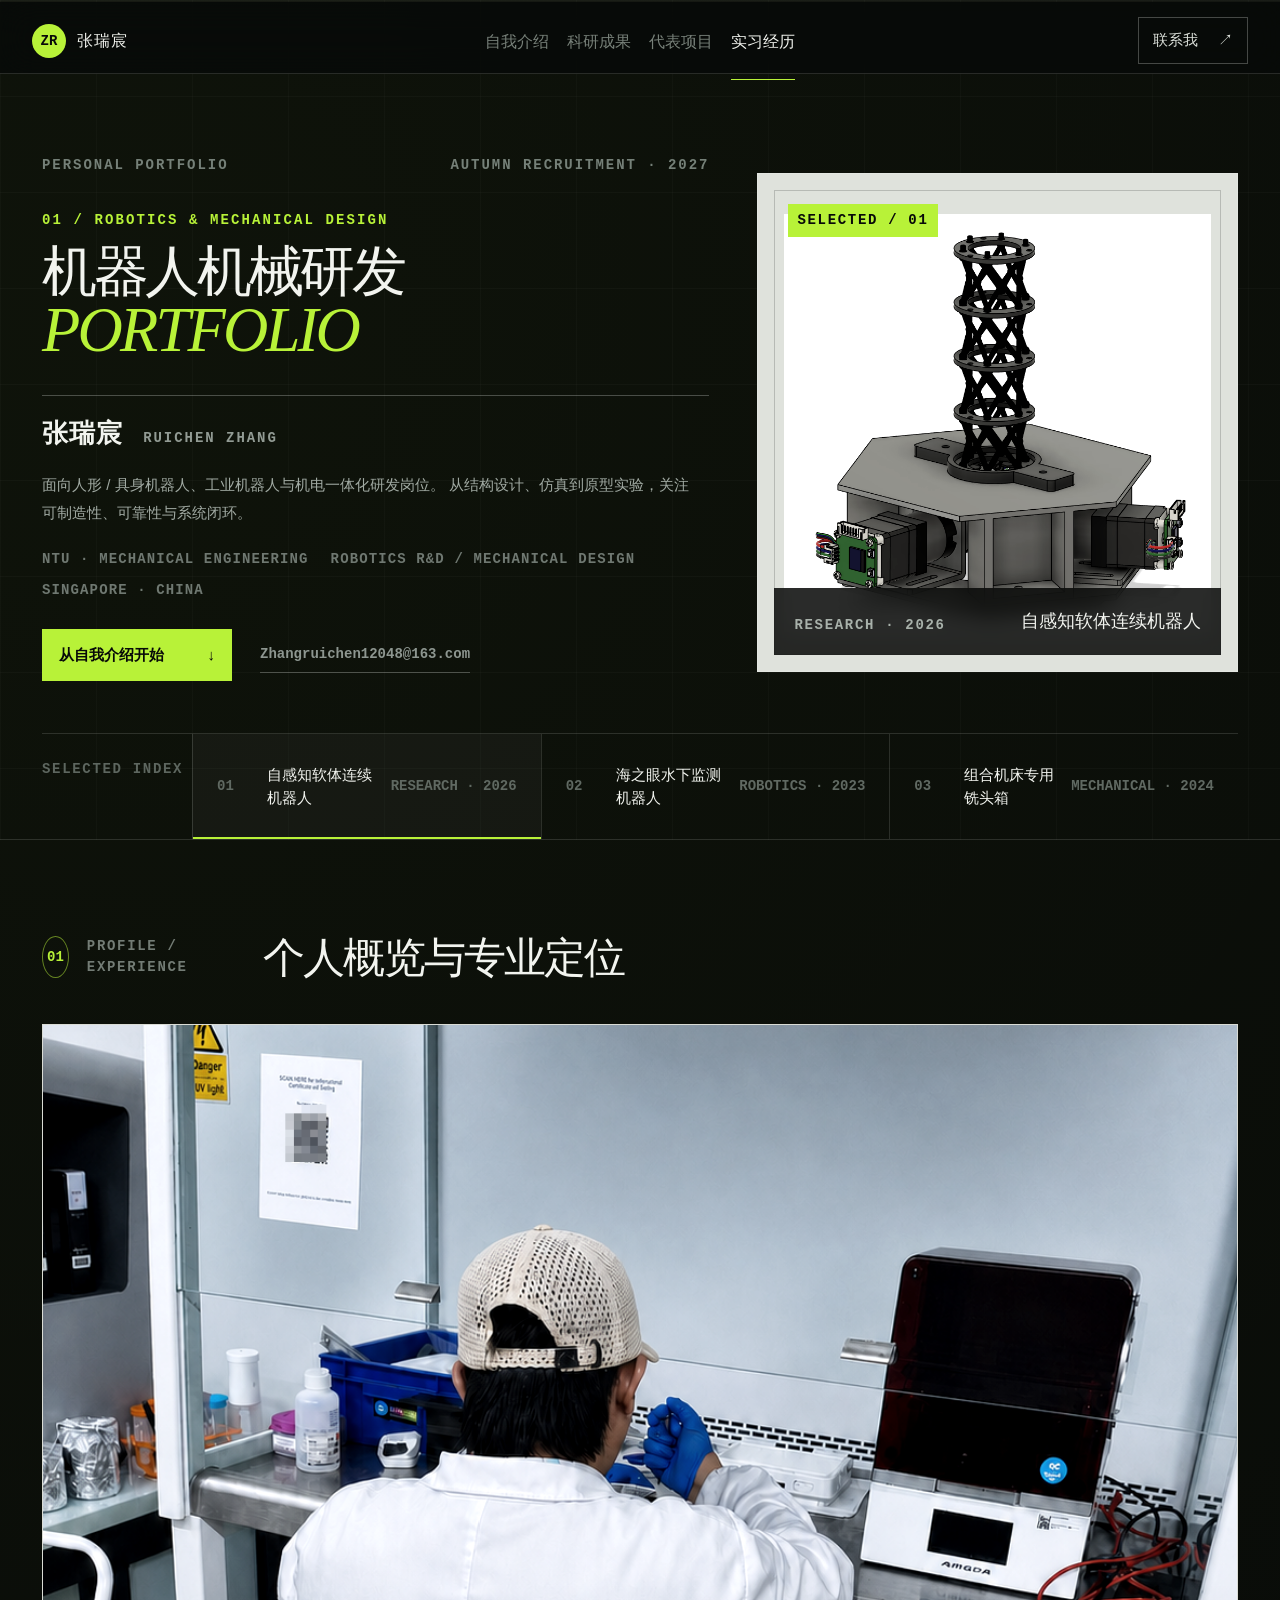
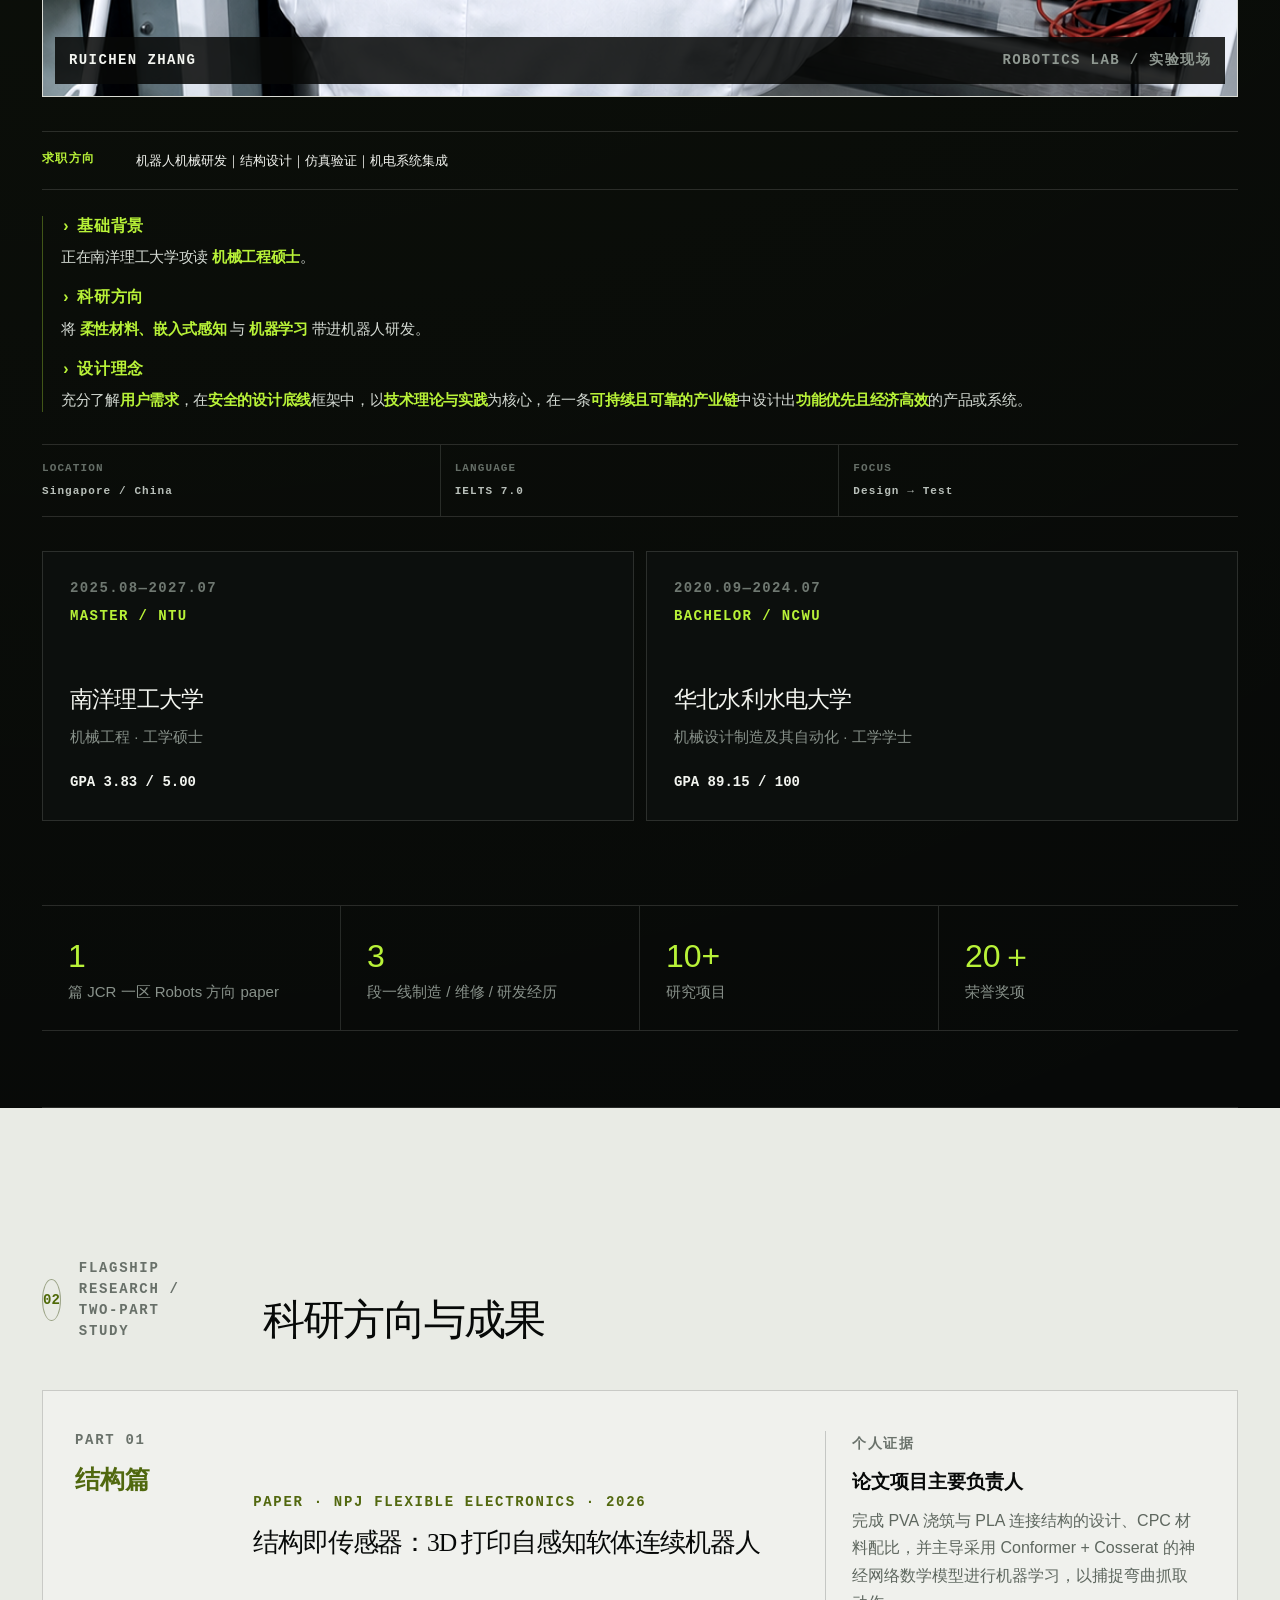
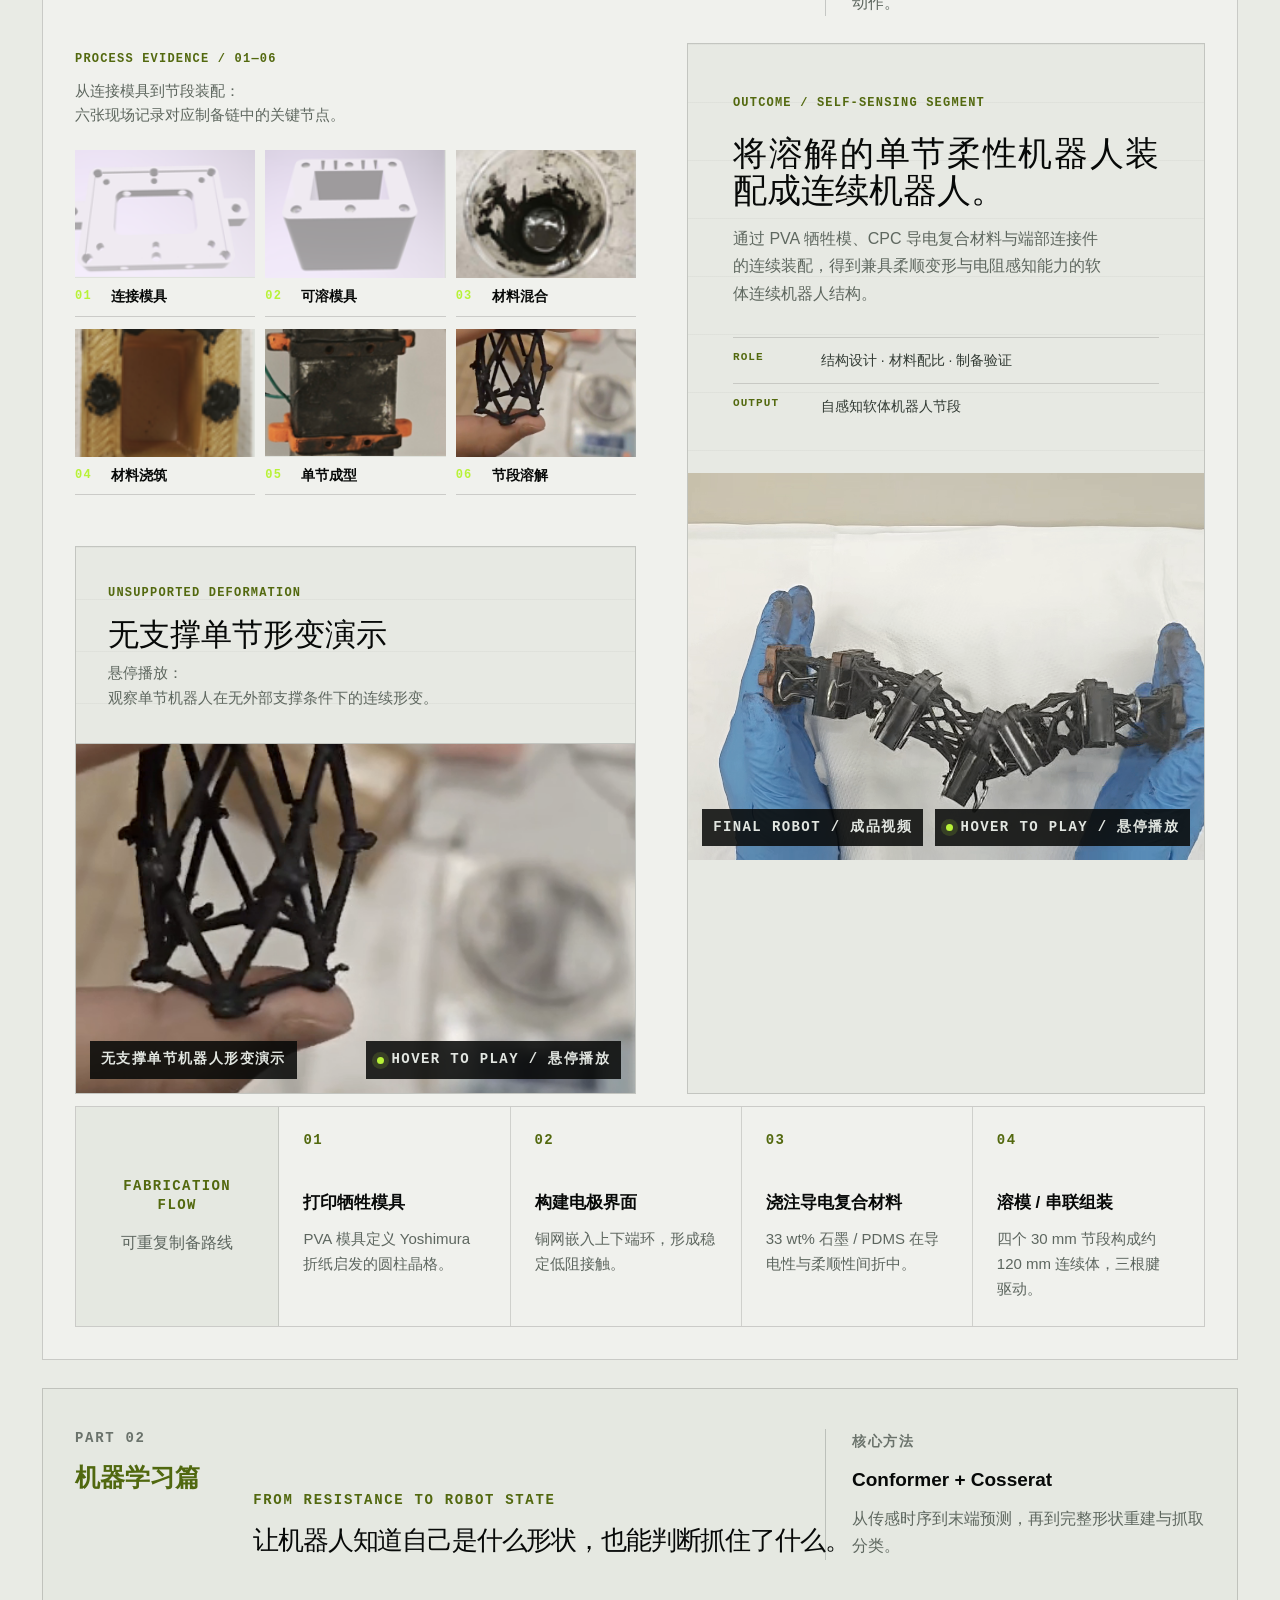
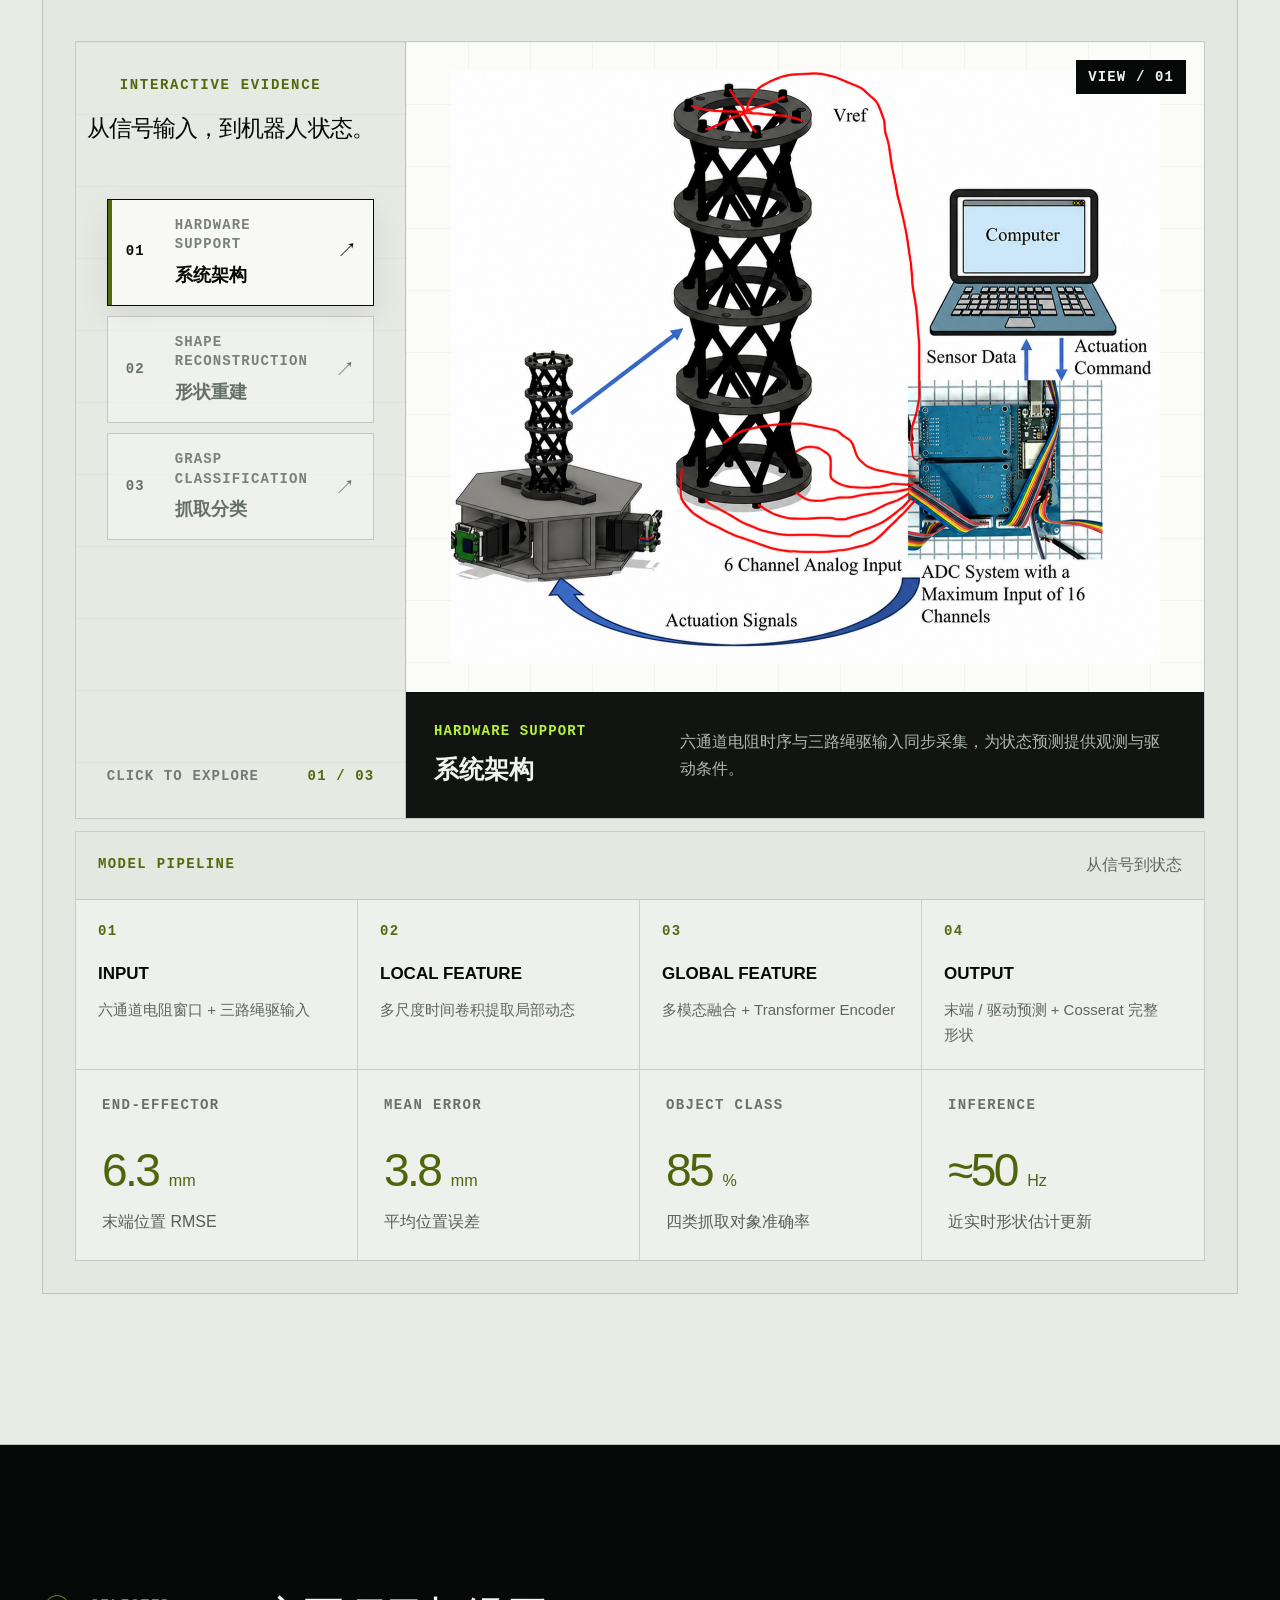
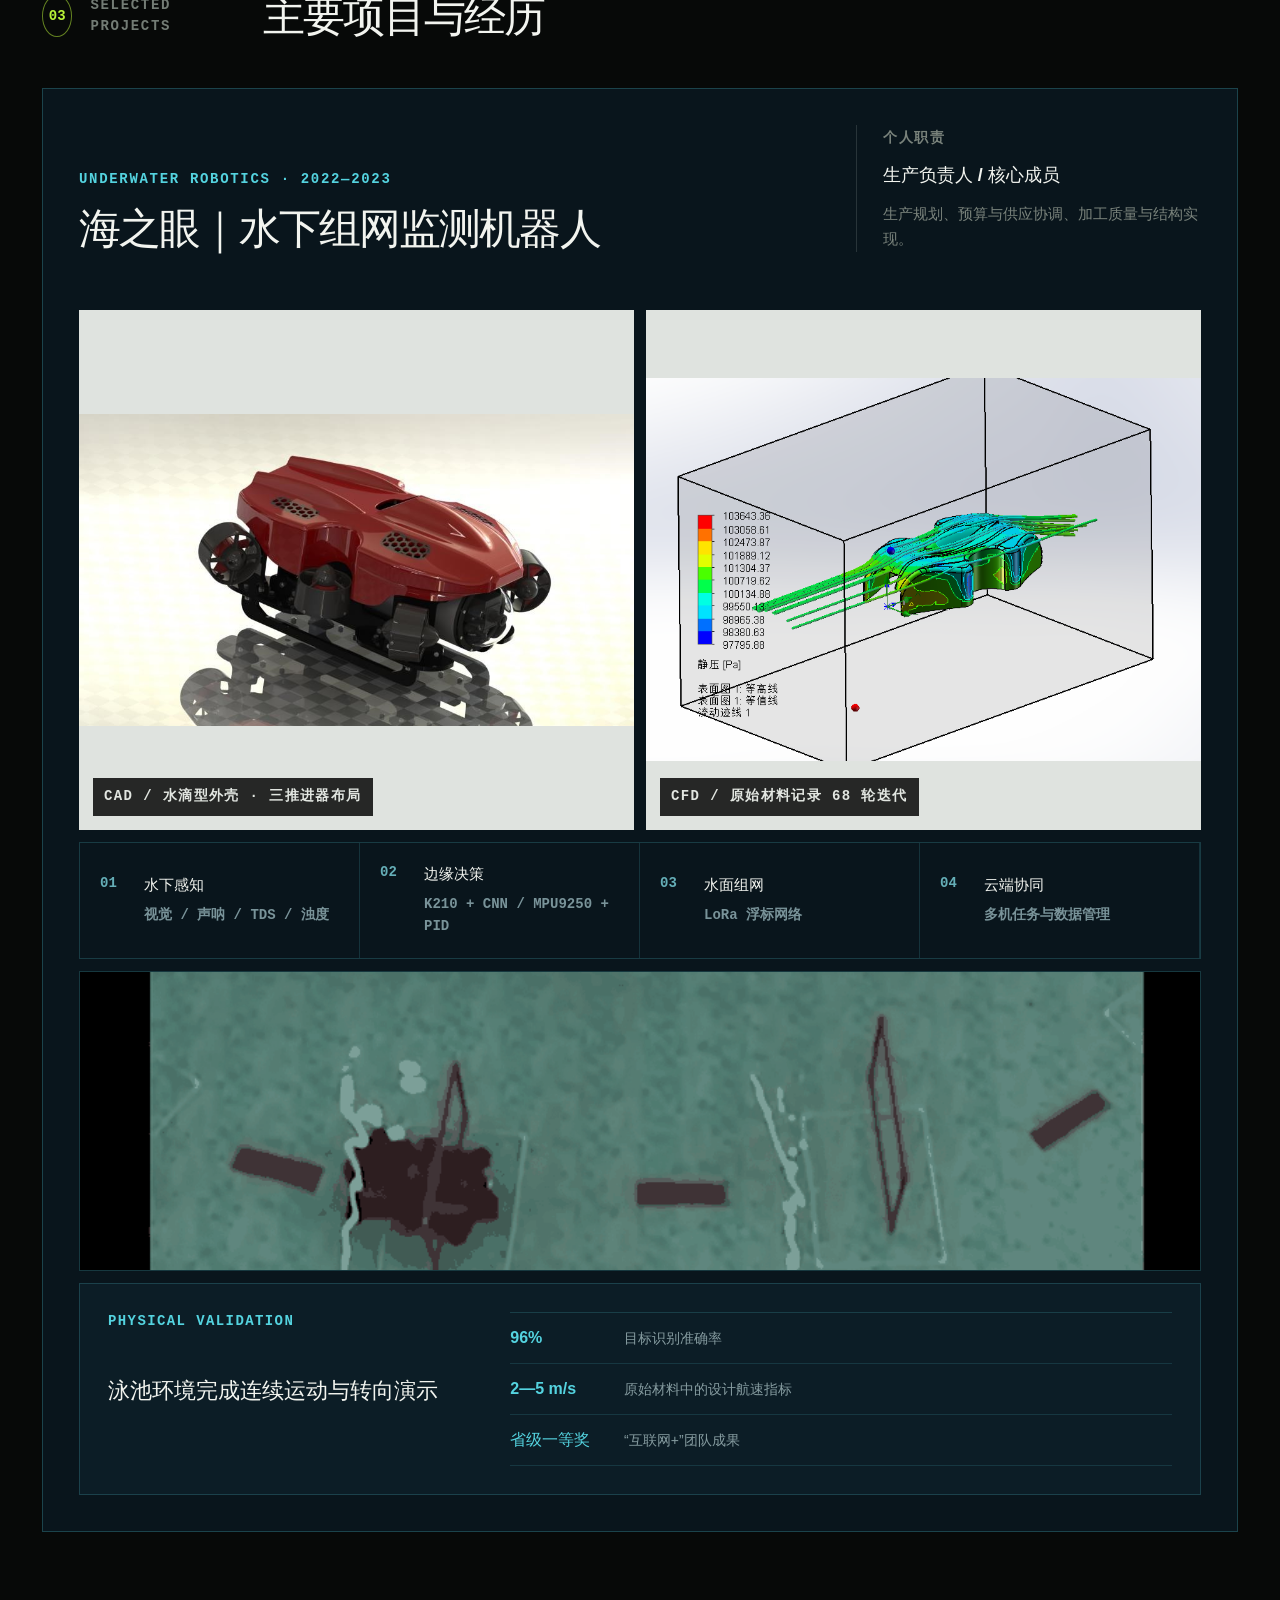
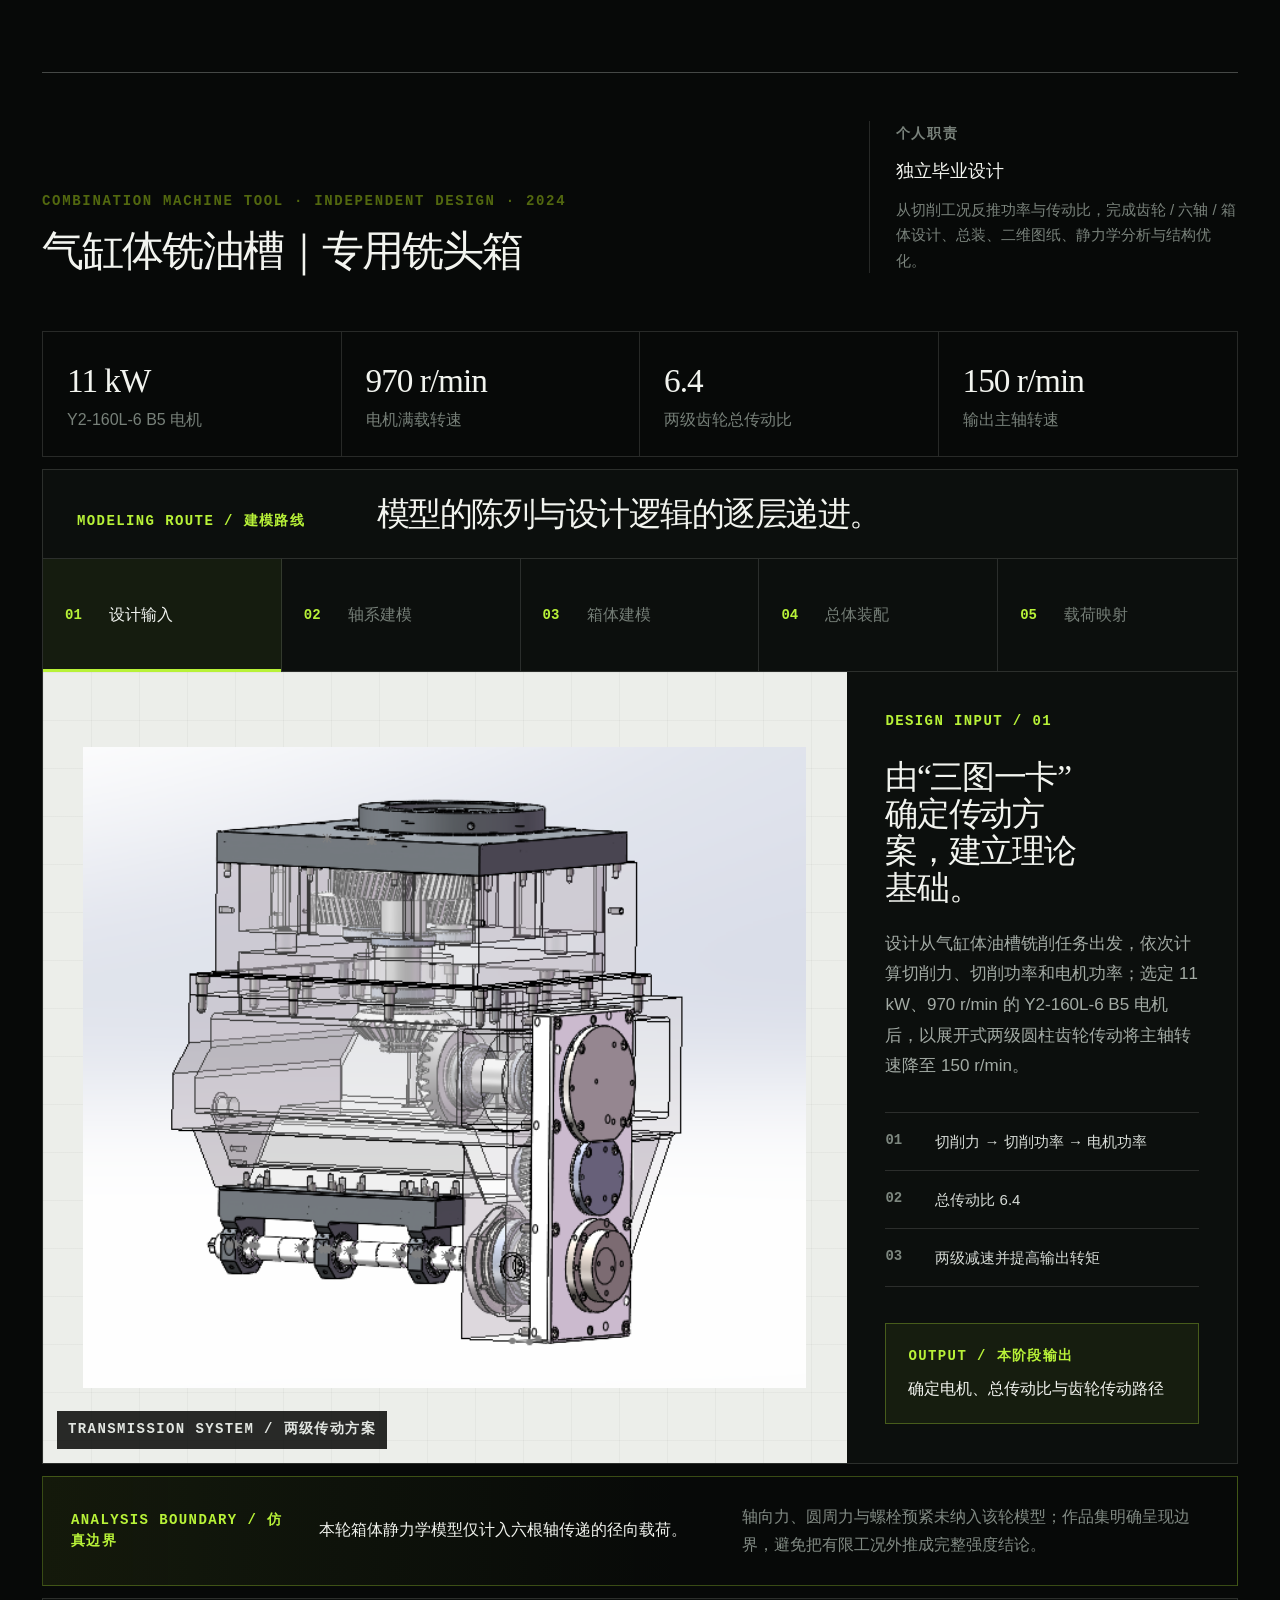
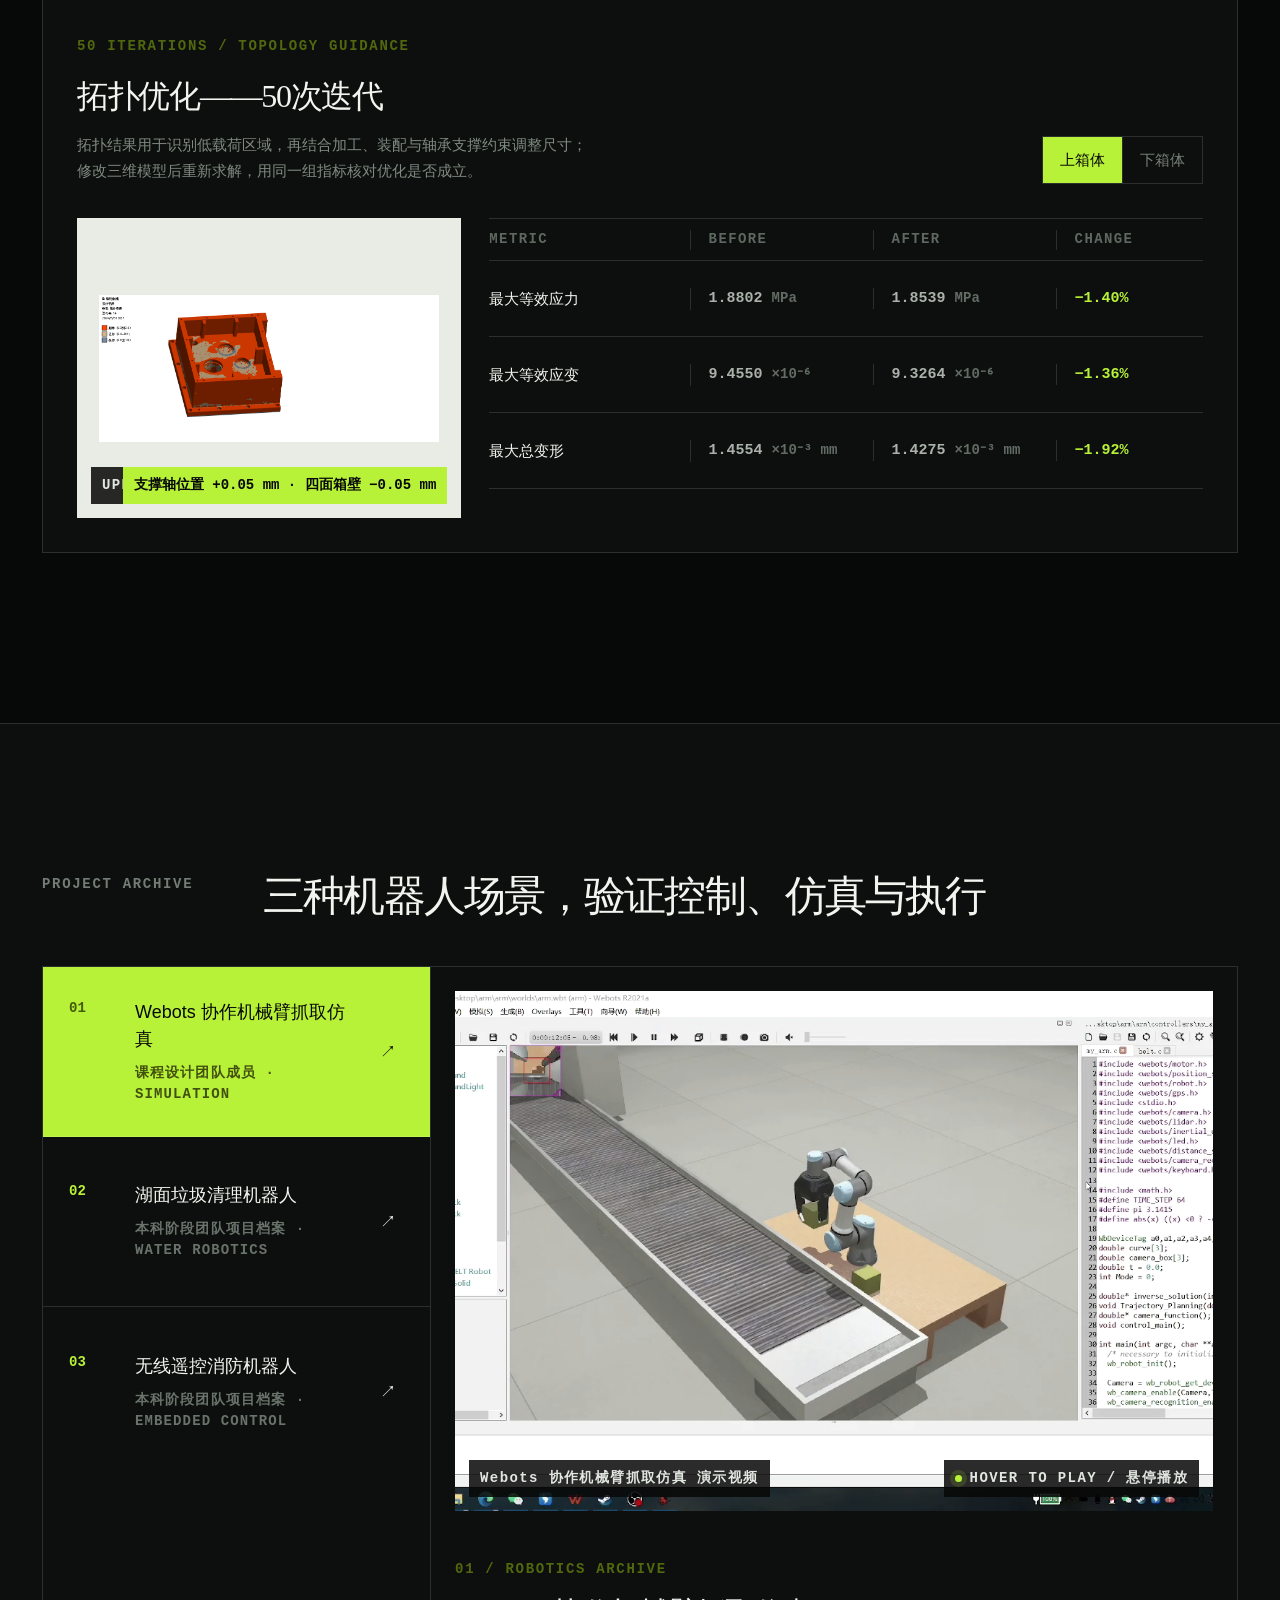
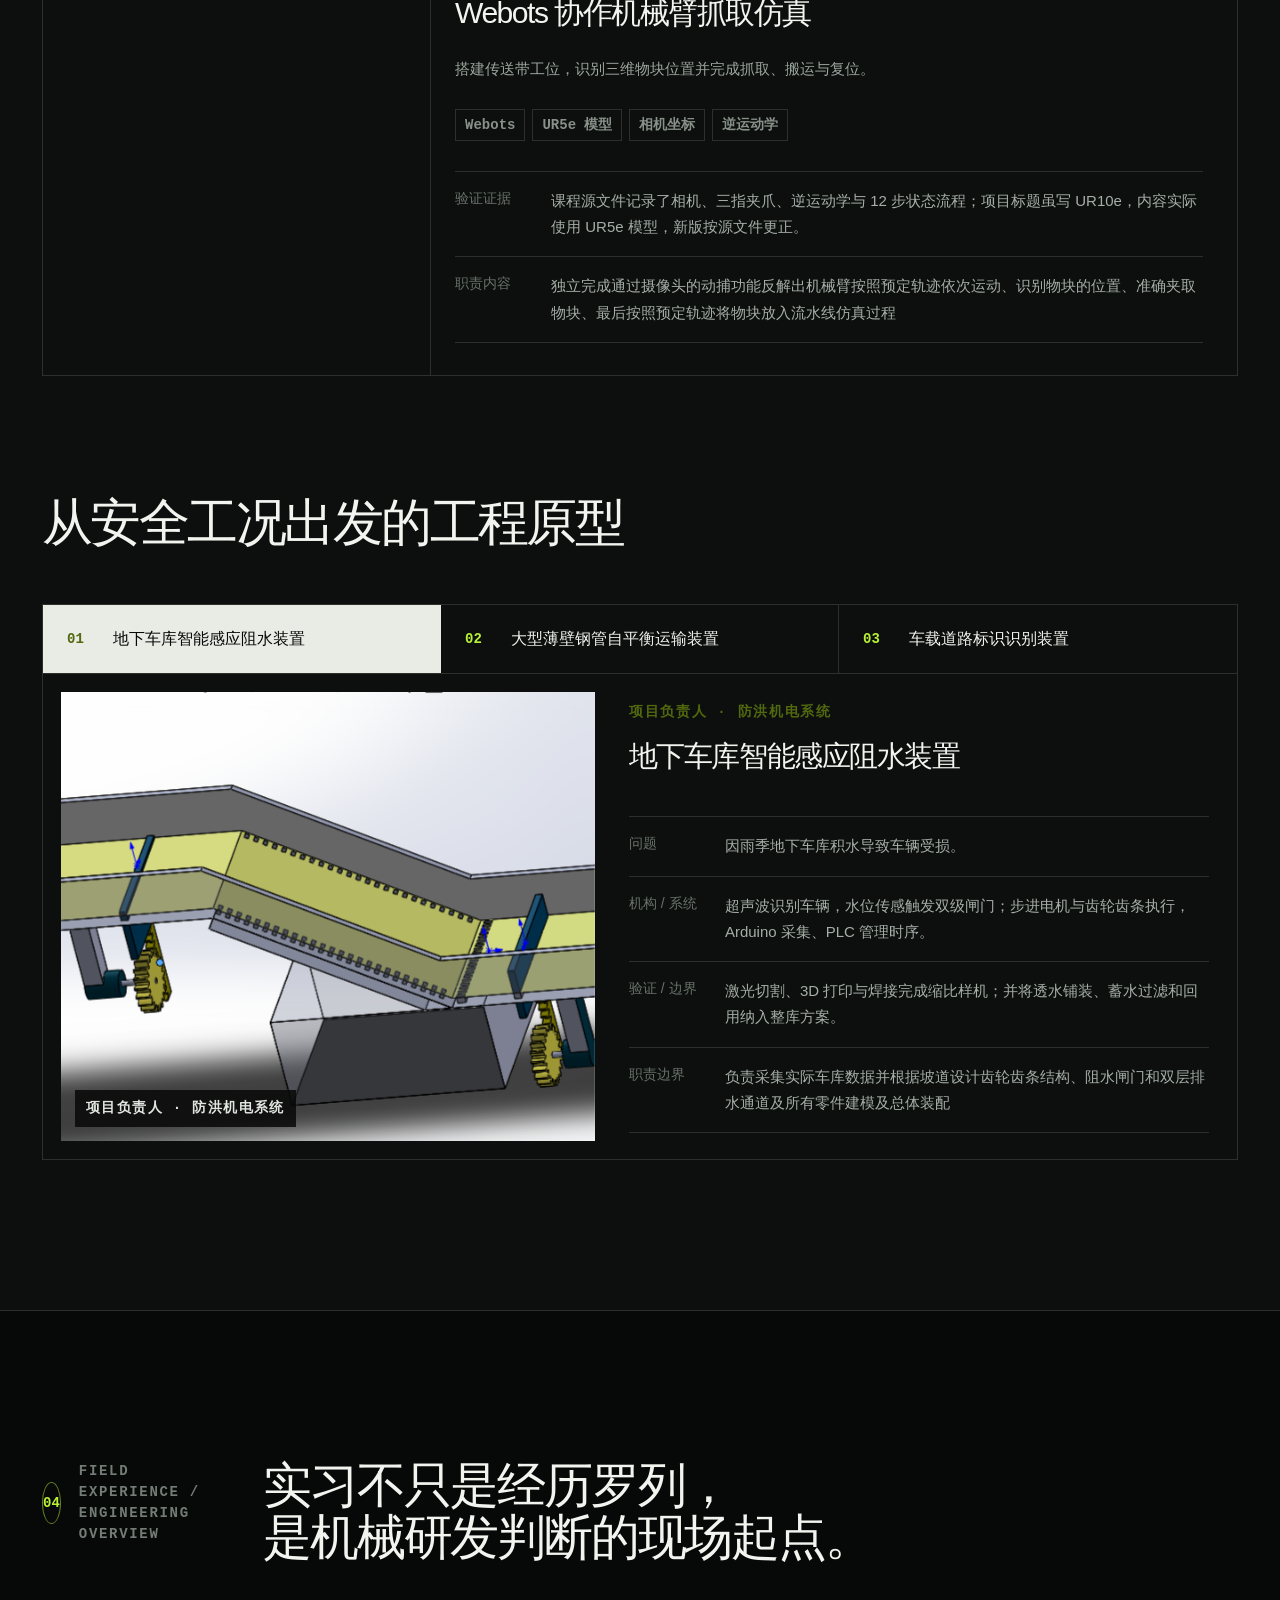
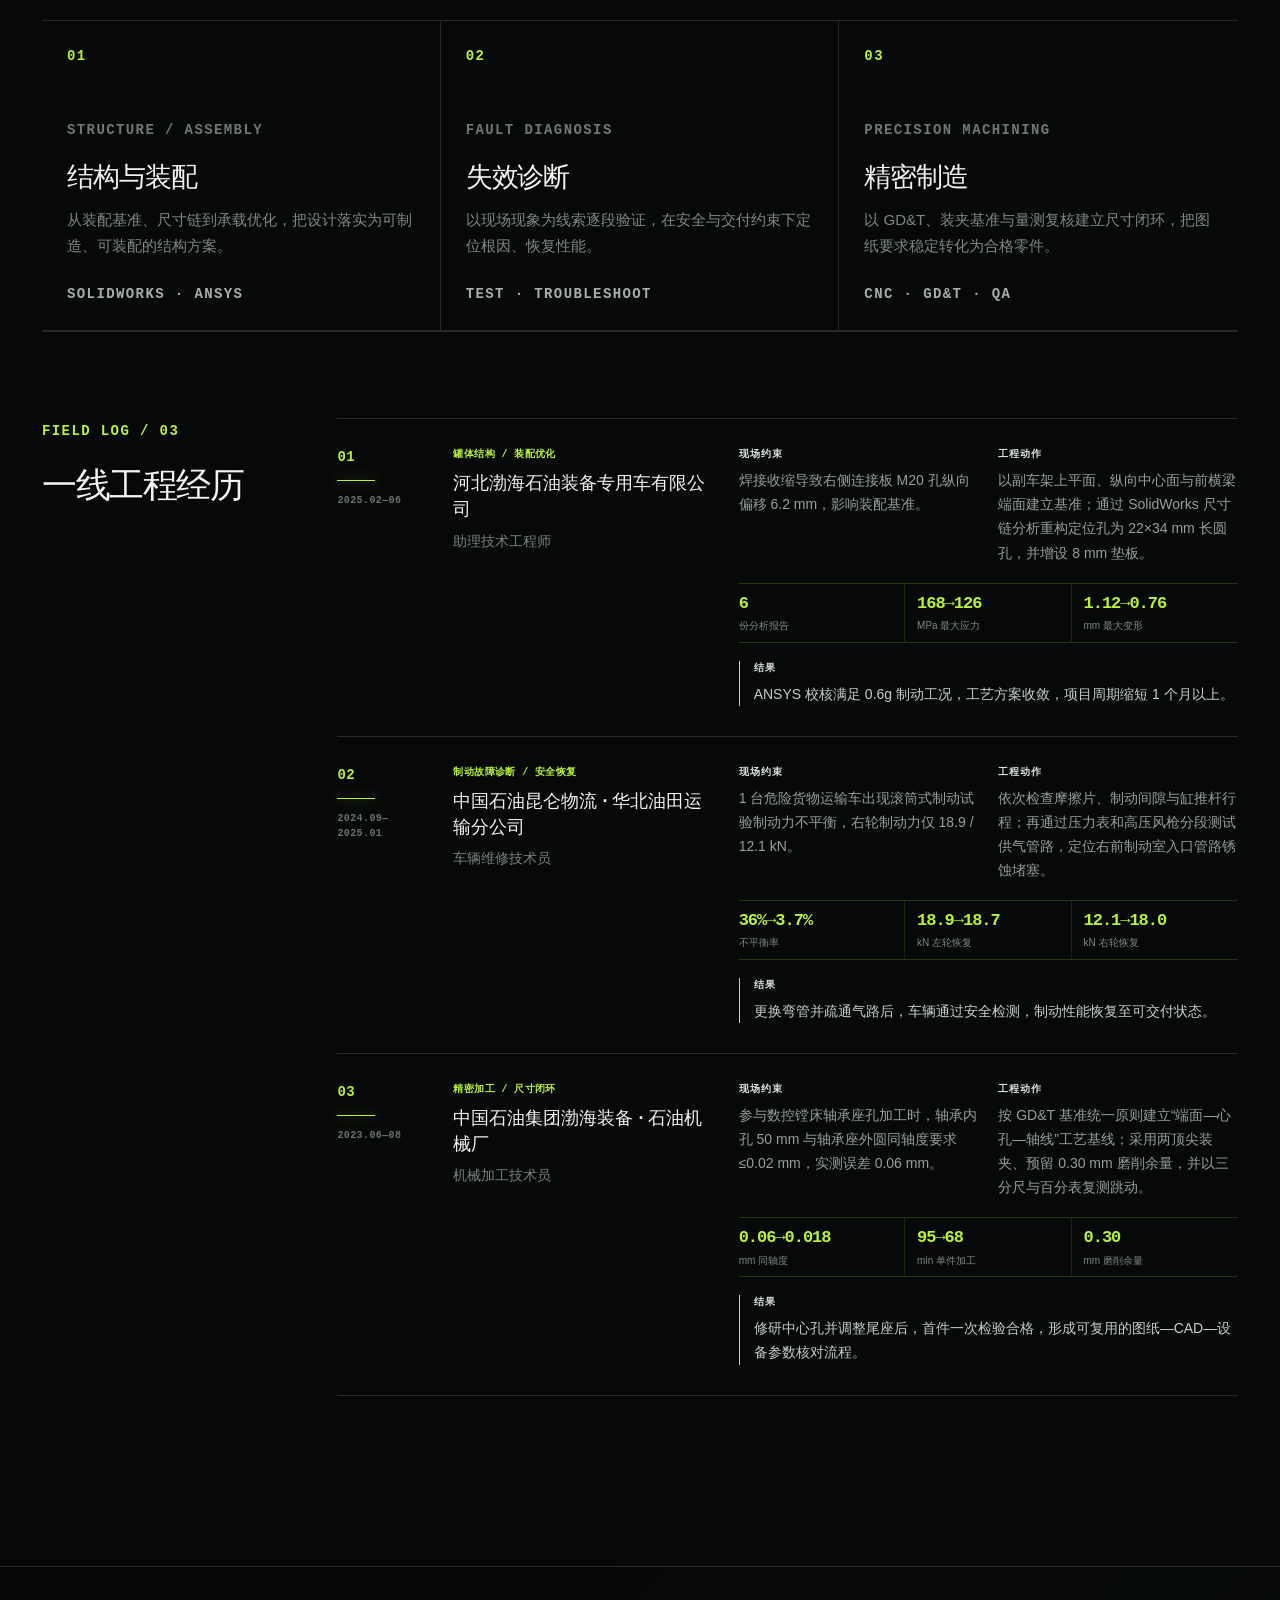
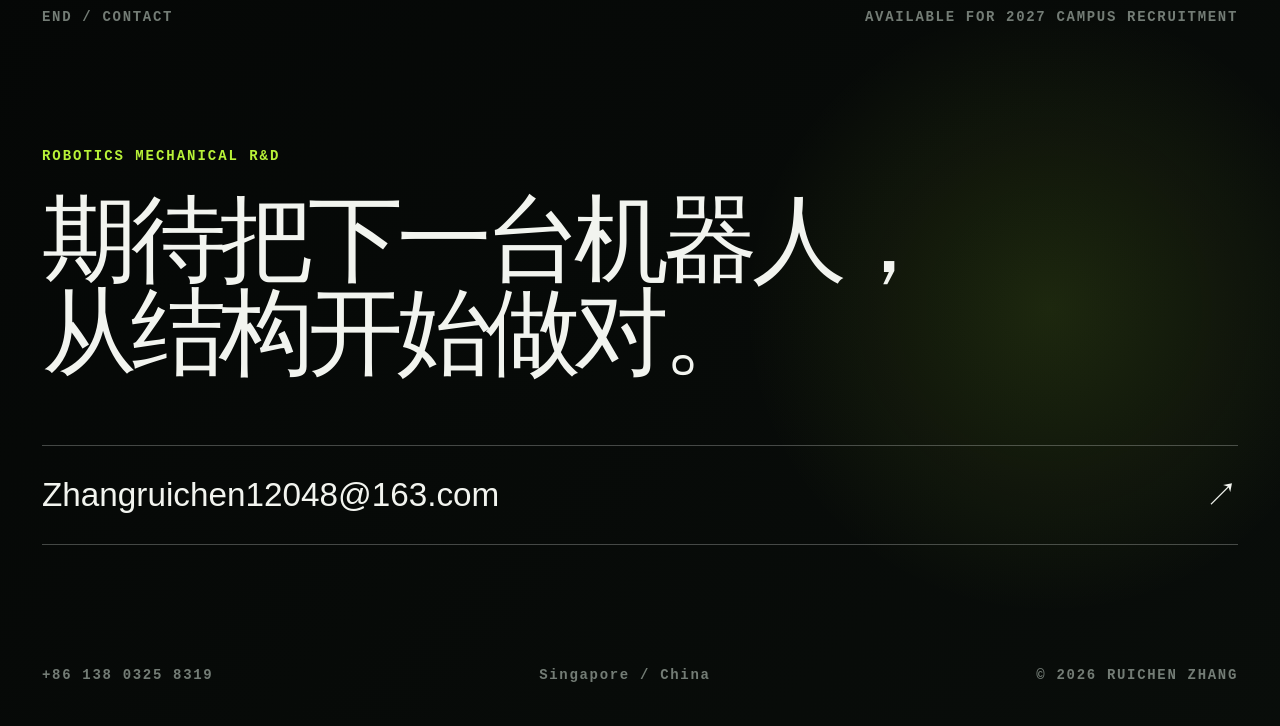
<file: index.html>
<!DOCTYPE html><html lang="zh-CN"><head><meta charSet="utf-8"/><meta name="viewport" content="width=device-width, initial-scale=1"/><link rel="preload" as="image" href="/portfolio/soft-robot-overview.png"/><link rel="preload" as="image" href="/portfolio/profile-lab.png"/><link rel="preload" as="image" href="/portfolio/fabrication-01-pla-plate.png"/><link rel="preload" as="image" href="/portfolio/fabrication-02-pva-mold.png"/><link rel="preload" as="image" href="/portfolio/fabrication-03-mix.png"/><link rel="preload" as="image" href="/portfolio/fabrication-04-cast.png"/><link rel="preload" as="image" href="/portfolio/fabrication-05-bond.png"/><link rel="preload" as="image" href="/portfolio/fabrication-06-demolded-robot.png"/><link rel="preload" as="image" href="/portfolio/soft-system.png"/><link rel="preload" as="image" href="/portfolio/auv-cad.jpeg"/><link rel="stylesheet" href="/assets/index-DvbDaayd.css" data-rsc-css-href="/assets/index-DvbDaayd.css" data-precedence="vite-rsc/importer-resources"/><link rel="modulepreload" href="/assets/layout-segment-context-C-SIoTLU.js" crossorigin=""/><link rel="modulepreload" href="/assets/rolldown-runtime-S-ySWqyJ.js" crossorigin=""/><link rel="modulepreload" href="/assets/index-Du7ypoB5.js" crossorigin=""/><link rel="modulepreload" href="/assets/framework-CXnKph_e.js" crossorigin=""/><link rel="modulepreload" href="/assets/page-DATVWk_J.js" crossorigin=""/><link rel="preload" as="image" href="/portfolio/auv-cfd.png"/><link rel="preload" as="image" href="/portfolio/auv-patrol-framed.gif"/><link rel="preload" as="image" href="/portfolio/spindle-transmission.png"/><link rel="preload" as="image" href="/portfolio/spindle-topology-upper.png"/><link rel="preload" as="image" href="/portfolio/flood-barrier.png"/><title>张瑞宸｜机器人机械研发作品集</title><meta name="description" content="张瑞宸的机器人机械研发作品集：软体机器人、水下机器人、机构设计、有限元仿真、快速制造与系统集成。"/><meta property="og:title" content="张瑞宸｜机器人机械研发作品集"/><meta property="og:description" content="从结构设计到原型验证：机器人机械研发与工程实践作品集。"/><meta property="og:url" content="https://ruichen-robotics-portfolio.artful-duck-8851.chatgpt.site"/><meta property="og:type" content="website"/><meta property="og:locale" content="zh_CN"/><meta property="og:image" content="/og.png"/><meta property="og:image:width" content="1736"/><meta property="og:image:height" content="906"/><meta property="og:image:alt" content="张瑞宸机器人机械研发作品集"/><meta name="twitter:card" content="summary_large_image"/><meta name="twitter:title" content="张瑞宸｜机器人机械研发作品集"/><meta name="twitter:description" content="机器人机械研发与工程实践作品集。"/><meta name="twitter:image" content="/og.png"/><link rel="shortcut icon" href="/favicon.png"/><link rel="icon" href="/favicon.png"/><script>self.__VINEXT_RSC_PARAMS__={}</script><script>self.__VINEXT_RSC_NAV__={"pathname":"/","searchParams":[]}</script><link rel="modulepreload" href="/assets/index-Du7ypoB5.js" />
</head><body><main class="portfolio"><div class="scroll-progress" aria-hidden="true"><span style="transform:scaleX(0)"></span></div><header class="topbar"><a class="brand" href="#cover" aria-label="返回作品集封面"><span>ZR</span><strong>张瑞宸</strong></a><nav aria-label="作品集章节导航"><a class="active" href="#profile"><span>01</span>自我介绍</a><a class="" href="#research"><span>02</span>科研成果</a><a class="" href="#selected"><span>03</span>代表项目</a><a class="" href="#experience"><span>04</span>实习经历</a></nav><a class="contact-pill" href="mailto:Zhangruichen12048@163.com">联系我 <span>↗</span></a></header><section class="cover" id="cover"><div class="cover-grid"><div class="cover-copy"><div class="cover-meta"><span>PERSONAL PORTFOLIO</span><span>AUTUMN RECRUITMENT · 2027</span></div><p class="cover-name">01 / ROBOTICS &amp; MECHANICAL DESIGN</p><h1><span class="cover-title-cn">机器人机械研发</span><em class="cover-title-en">PORTFOLIO</em></h1><div class="cover-person"><strong>张瑞宸</strong><span>RUICHEN ZHANG</span></div><p class="cover-intro">面向人形 / 具身机器人、工业机器人与机电一体化研发岗位。 从结构设计、仿真到原型实验，关注可制造性、可靠性与系统闭环。</p><div class="cover-credentials" aria-label="教育背景与求职信息"><span>NTU · MECHANICAL ENGINEERING</span><span>ROBOTICS R&amp;D / MECHANICAL DESIGN</span><span>SINGAPORE · CHINA</span></div><div class="cover-actions"><a href="#profile">从自我介绍开始 <span>↓</span></a><a href="mailto:Zhangruichen12048@163.com">Zhangruichen12048@163.com</a></div></div><div class="cover-preview" aria-live="polite"><div class="preview-frame"><img class="contain" src="/portfolio/soft-robot-overview.png" alt="自感知软体连续机器人"/><div class="preview-overlay"><span>RESEARCH · 2026</span><strong>自感知软体连续机器人</strong></div><span class="preview-corner">SELECTED / <!-- -->01</span></div></div></div><div class="cover-index" aria-label="封面精选项目索引"><span class="index-label">SELECTED INDEX</span><button class="active" type="button"><span>01</span><strong>自感知软体连续机器人</strong><small>RESEARCH · 2026</small></button><button class="" type="button"><span>02</span><strong>海之眼水下监测机器人</strong><small>ROBOTICS · 2023</small></button><button class="" type="button"><span>03</span><strong>组合机床专用铣头箱</strong><small>MECHANICAL · 2024</small></button></div></section><section class="profile-section section-shell" id="profile"><header class="chapter-header reveal chapter-header-compact chapter-header-no-summary"><div class="chapter-code"><span>01</span><small>PROFILE / EXPERIENCE</small></div><div class="chapter-title-stack"><h2>个人概览与专业定位</h2></div></header><div class="profile-layout reveal"><figure class="portrait"><img src="/portfolio/profile-lab.png" alt="张瑞宸在实验室调试机器人实验装置"/><figcaption><span>RUICHEN ZHANG</span><span>ROBOTICS LAB / 实验现场</span></figcaption></figure><div class="profile-story"><div class="profile-lead"><span>求职方向</span><p>机器人机械研发｜结构设计｜仿真验证｜机电系统集成</p></div><div class="profile-body" aria-label="个人背景与研发方向"><div><span><i aria-hidden="true">›</i>基础背景</span><p>正在南洋理工大学攻读 <strong>机械工程硕士</strong>。</p></div><div><span><i aria-hidden="true">›</i>科研方向</span><p>将 <strong>柔性材料、嵌入式感知</strong> 与 <strong>机器学习</strong> 带进机器人研发。</p></div><div><span><i aria-hidden="true">›</i>设计理念</span><p>充分了解<strong>用户需求</strong>，在<strong>安全的设计底线</strong>框架中，以<strong>技术理论与实践</strong>为核心，在一条<strong>可持续且可靠的产业链</strong>中设计出<strong>功能优先且经济高效</strong>的产品或系统。</p></div></div><div class="profile-facts"><div><span>LOCATION</span><strong>Singapore / China</strong></div><div><span>LANGUAGE</span><strong>IELTS 7.0</strong></div><div><span>FOCUS</span><strong>Design → Test</strong></div></div></div><div class="education-stack"><article><span>2025.08—2027.07</span><small>MASTER / NTU</small><h3>南洋理工大学</h3><p>机械工程 · 工学硕士</p><strong>GPA 3.83 / 5.00</strong></article><article><span>2020.09—2024.07</span><small>BACHELOR / NCWU</small><h3>华北水利水电大学</h3><p>机械设计制造及其自动化 · 工学学士</p><strong>GPA 89.15 / 100</strong></article></div></div><div class="profile-strip reveal"><div><strong>1</strong><span>篇 JCR 一区 Robots 方向 paper</span></div><div><strong>3</strong><span>段一线制造 / 维修 / 研发经历</span></div><div><strong>10+</strong><span>研究项目</span></div><div><strong>20＋</strong><span>荣誉奖项</span></div></div></section><section class="research-section" id="research"><div class="section-shell"><header class="chapter-header reveal chapter-header-compact chapter-header-no-summary"><div class="chapter-code"><span>02</span><small>FLAGSHIP RESEARCH / TWO-PART STUDY</small></div><div class="chapter-title-stack"><h2>科研方向与成果</h2></div></header><article class="research-chapter structure-chapter reveal"><header class="research-part-head"><div class="part-index"><span>PART 01</span><strong>结构篇</strong></div><div class="part-title"><span class="project-tag">PAPER · NPJ FLEXIBLE ELECTRONICS · 2026</span><h3>结构即传感器：3D 打印自感知软体连续机器人</h3></div><div class="part-abstract"><span>个人证据</span><strong>论文项目主要负责人</strong><p>完成 PVA 浇筑与 PLA 连接结构的设计、CPC 材料配比，并主导采用 Conformer + Cosserat 的神经网络数学模型进行机器学习，以捕捉弯曲抓取动作。</p></div></header><div class="fabrication-evidence" aria-label="软体机器人制备过程证据"><div class="fabrication-process"><div class="fabrication-evidence-head"><span>PROCESS EVIDENCE / 01—06</span><p>从连接模具到节段装配：<br/>六张现场记录对应制备链中的关键节点。</p></div><div class="fabrication-gallery"><figure class="fabrication-card"><img class="is-cover" src="/portfolio/fabrication-01-pla-plate.png" alt="PLA 连接模具平面件"/><figcaption><span>01</span><strong>连接模具</strong></figcaption></figure><figure class="fabrication-card"><img class="is-cover" src="/portfolio/fabrication-02-pva-mold.png" alt="PVA 溶解模具"/><figcaption><span>02</span><strong>可溶模具</strong></figcaption></figure><figure class="fabrication-card"><img class="is-cover" src="/portfolio/fabrication-03-mix.png" alt="CPC 导电复合材料混合过程"/><figcaption><span>03</span><strong>材料混合</strong></figcaption></figure><figure class="fabrication-card"><img class="is-cover" src="/portfolio/fabrication-04-cast.png" alt="向模具中浇筑材料"/><figcaption><span>04</span><strong>材料浇筑</strong></figcaption></figure><figure class="fabrication-card"><img class="is-cover" src="/portfolio/fabrication-05-bond.png" alt="软体机器人单节成型"/><figcaption><span>05</span><strong>单节成型</strong></figcaption></figure><figure class="fabrication-card"><img class="is-cover" src="/portfolio/fabrication-06-demolded-robot.png" alt="软体机器人节段溶解后的状态"/><figcaption><span>06</span><strong>节段溶解</strong></figcaption></figure></div></div><div class="fabrication-motion"><div class="fabrication-motion-head"><span>UNSUPPORTED DEFORMATION</span><h4>无支撑单节形变演示</h4><p>悬停播放：<br/>观察单节机器人在无外部支撑条件下的连续形变。</p></div><div class="hover-video " tabindex="0" aria-label="无支撑单节机器人形变演示，鼠标悬停或键盘聚焦时播放"><video muted="" loop="" playsInline="" preload="metadata" poster="/portfolio/fabrication-06-demolded-robot.png"><source src="/portfolio/soft-robot-single-segment.mp4" type="video/mp4"/></video><div class="video-status"><span class="status-dot"></span>HOVER TO PLAY / 悬停播放</div><span class="video-label">无支撑单节机器人形变演示</span></div></div><div class="fabrication-outcome"><div class="fabrication-outcome-copy"><span>OUTCOME / SELF-SENSING SEGMENT</span><h4>将溶解的单节柔性机器人装配成连续机器人。</h4><p>通过 PVA 牺牲模、CPC 导电复合材料与端部连接件的连续装配，得到兼具柔顺变形与电阻感知能力的软体连续机器人结构。</p><dl><div><dt>ROLE</dt><dd>结构设计 · 材料配比 · 制备验证</dd></div><div><dt>OUTPUT</dt><dd>自感知软体机器人节段</dd></div></dl></div><div class="hover-video " tabindex="0" aria-label="FINAL ROBOT / 成品视频，鼠标悬停或键盘聚焦时播放"><video muted="" loop="" playsInline="" preload="metadata" poster="/portfolio/soft-robot-hand.png"><source src="/portfolio/soft-robot-final.mp4" type="video/mp4"/></video><div class="video-status"><span class="status-dot"></span>HOVER TO PLAY / 悬停播放</div><span class="video-label">FINAL ROBOT / 成品视频</span></div></div></div><div class="fabrication-flow"><header><span>FABRICATION FLOW</span><p>可重复制备路线</p></header><article><span>01</span><h4>打印牺牲模具</h4><p>PVA 模具定义 Yoshimura 折纸启发的圆柱晶格。</p></article><article><span>02</span><h4>构建电极界面</h4><p>铜网嵌入上下端环，形成稳定低阻接触。</p></article><article><span>03</span><h4>浇注导电复合材料</h4><p>33 wt% 石墨 / PDMS 在导电性与柔顺性间折中。</p></article><article><span>04</span><h4>溶模 / 串联组装</h4><p>四个 30 mm 节段构成约 120 mm 连续体，三根腱驱动。</p></article></div></article><article class="research-chapter learning-chapter reveal"><header class="research-part-head"><div class="part-index"><span>PART 02</span><strong>机器学习篇</strong></div><div class="part-title"><span class="project-tag">FROM RESISTANCE TO ROBOT STATE</span><h3>让机器人知道自己是什么形状，也能判断抓住了什么。</h3></div><div class="part-abstract"><span>核心方法</span><strong>Conformer + Cosserat</strong><p>从传感时序到末端预测，再到完整形状重建与抓取分类。</p></div></header><div class="learning-switcher"><aside class="learning-controls"><div class="learning-controls-intro"><span class="project-tag">INTERACTIVE EVIDENCE</span><h4>从信号输入，到机器人状态。</h4></div><div class="learning-tabs" role="tablist" aria-label="机器学习研究证据"><button id="learning-tab-01" role="tab" type="button" aria-selected="true" aria-controls="learning-evidence-panel" class="active"><span>01</span><span><small>HARDWARE SUPPORT</small><strong>系统架构</strong></span><i aria-hidden="true">↗</i></button><button id="learning-tab-02" role="tab" type="button" aria-selected="false" aria-controls="learning-evidence-panel" class=""><span>02</span><span><small>SHAPE RECONSTRUCTION</small><strong>形状重建</strong></span><i aria-hidden="true">↗</i></button><button id="learning-tab-03" role="tab" type="button" aria-selected="false" aria-controls="learning-evidence-panel" class=""><span>03</span><span><small>GRASP CLASSIFICATION</small><strong>抓取分类</strong></span><i aria-hidden="true">↗</i></button></div><div class="learning-controls-foot" aria-hidden="true"><span>CLICK TO EXPLORE</span><strong>0<!-- -->1<!-- --> / 03</strong></div></aside><figure class="learning-stage" id="learning-evidence-panel" role="tabpanel" aria-live="polite" aria-labelledby="learning-tab-01"><div class="learning-image-shell"><img src="/portfolio/soft-system.png" alt="软体连续机器人六通道感知与驱动系统架构"/><span class="learning-image-index" aria-hidden="true">VIEW / <!-- -->01</span></div><figcaption><div><small>HARDWARE SUPPORT</small><strong>系统架构</strong></div><p>六通道电阻时序与三路绳驱输入同步采集，为状态预测提供观测与驱动条件。</p></figcaption></figure></div><div class="learning-pipeline" aria-label="机器学习推理链路"><header><span>MODEL PIPELINE</span><p>从信号到状态</p></header><article><span>01</span><h4>INPUT</h4><p>六通道电阻窗口 + 三路绳驱输入</p></article><article><span>02</span><h4>LOCAL FEATURE</h4><p>多尺度时间卷积提取局部动态</p></article><article><span>03</span><h4>GLOBAL FEATURE</h4><p>多模态融合 + Transformer Encoder</p></article><article><span>04</span><h4>OUTPUT</h4><p>末端 / 驱动预测 + Cosserat 完整形状</p></article></div><div class="result-metrics"><article><small>END-EFFECTOR</small><strong>6.3 <span>mm</span></strong><p>末端位置 RMSE</p></article><article><small>MEAN ERROR</small><strong>3.8 <span>mm</span></strong><p>平均位置误差</p></article><article><small>OBJECT CLASS</small><strong>85 <span>%</span></strong><p>四类抓取对象准确率</p></article><article><small>INFERENCE</small><strong>≈50 <span>Hz</span></strong><p>近实时形状估计更新</p></article></div></article></div></section><section class="selected-section section-shell" id="selected"><header class="chapter-header reveal chapter-header-compact chapter-header-no-summary"><div class="chapter-code"><span>03</span><small>SELECTED PROJECTS</small></div><div class="chapter-title-stack"><h2>主要项目与经历</h2></div></header><article class="selected-case auv-case reveal" id="project-auv"><div class="selected-heading"><div><span class="project-tag cyan">UNDERWATER ROBOTICS · 2022—2023</span><h3>海之眼｜水下组网监测机器人</h3></div><div class="selected-role"><span>个人职责</span><strong>生产负责人 / 核心成员</strong><p>生产规划、预算与供应协调、加工质量与结构实现。</p></div></div><div class="auv-visual"><figure class="auv-cad"><img src="/portfolio/auv-cad.jpeg" alt="海之眼水下监测机器人 CAD 模型"/><figcaption>CAD / 水滴型外壳 · 三推进器布局</figcaption></figure><figure class="auv-cfd"><img src="/portfolio/auv-cfd.png" alt="海之眼水下机器人流场仿真"/><figcaption>CFD / 原始材料记录 68 轮迭代</figcaption></figure><div class="auv-sequence"><div><span>01</span><strong>水下感知</strong><small>视觉 / 声呐 / TDS / 浊度</small></div><div><span>02</span><strong>边缘决策</strong><small>K210 + CNN / MPU9250 + PID</small></div><div><span>03</span><strong>水面组网</strong><small>LoRa 浮标网络</small></div><div><span>04</span><strong>云端协同</strong><small>多机任务与数据管理</small></div></div></div><div class="auv-validation"><div class="pool-strip"><img src="/portfolio/auv-patrol-framed.gif" alt="水下机器人自主巡游动图"/></div><div class="validation-copy"><span>PHYSICAL VALIDATION</span><h4>泳池环境完成连续运动与转向演示</h4><div><p><strong>96%</strong> 目标识别准确率</p><p><strong>2—5 m/s</strong> 原始材料中的设计航速指标</p><p><strong>省级一等奖</strong> “互联网+”团队成果</p></div></div></div></article><article class="selected-case spindle-case reveal" id="project-spindle"><div class="selected-heading"><div><span class="project-tag">COMBINATION MACHINE TOOL · INDEPENDENT DESIGN · 2024</span><h3>气缸体铣油槽｜专用铣头箱</h3></div><div class="selected-role"><span>个人职责</span><strong>独立毕业设计</strong><p>从切削工况反推功率与传动比，完成齿轮 / 六轴 / 箱体设计、总装、二维图纸、静力学分析与结构优化。</p></div></div><div class="spindle-brief" aria-label="铣头箱关键设计参数"><div><strong>11 kW</strong><span>Y2-160L-6 B5 电机</span></div><div><strong>970 r/min</strong><span>电机满载转速</span></div><div><strong>6.4</strong><span>两级齿轮总传动比</span></div><div><strong>150 r/min</strong><span>输出主轴转速</span></div></div><div class="spindle-workflow"><div class="spindle-workflow-head"><span>MODELING ROUTE / 建模路线</span><h4>模型的陈列与设计逻辑的逐层递进。</h4></div><div class="spindle-workflow-tabs" role="tablist" aria-label="铣头箱建模阶段"><button role="tab" aria-selected="true" aria-controls="spindle-stage-panel" class="active"><span>01</span><strong>设计输入</strong></button><button role="tab" aria-selected="false" aria-controls="spindle-stage-panel" class=""><span>02</span><strong>轴系建模</strong></button><button role="tab" aria-selected="false" aria-controls="spindle-stage-panel" class=""><span>03</span><strong>箱体建模</strong></button><button role="tab" aria-selected="false" aria-controls="spindle-stage-panel" class=""><span>04</span><strong>总体装配</strong></button><button role="tab" aria-selected="false" aria-controls="spindle-stage-panel" class=""><span>05</span><strong>载荷映射</strong></button></div><div class="spindle-workflow-stage" id="spindle-stage-panel" role="tabpanel"><div class="spindle-stage-visual "><figure><img src="/portfolio/spindle-transmission.png" alt="专用铣头箱两级齿轮传动系统总览"/><figcaption>TRANSMISSION SYSTEM / 两级传动方案</figcaption></figure></div><article class="spindle-stage-copy"><span>DESIGN INPUT<!-- --> / <!-- -->01</span><h4>由“三图一卡”确定传动方案，建立理论基础。</h4><p>设计从气缸体油槽铣削任务出发，依次计算切削力、切削功率和电机功率；选定 11 kW、970 r/min 的 Y2-160L-6 B5 电机后，以展开式两级圆柱齿轮传动将主轴转速降至 150 r/min。</p><ol><li><span>01</span>切削力 → 切削功率 → 电机功率</li><li><span>02</span>总传动比 6.4</li><li><span>03</span>两级减速并提高输出转矩</li></ol><div class="spindle-stage-output"><span>OUTPUT / 本阶段输出</span><strong>确定电机、总传动比与齿轮传动路径</strong></div></article></div></div><aside class="simulation-scope"><span>ANALYSIS BOUNDARY / 仿真边界</span><strong>本轮箱体静力学模型仅计入六根轴传递的径向载荷。</strong><p>轴向力、圆周力与螺栓预紧未纳入该轮模型；作品集明确呈现边界，避免把有限工况外推成完整强度结论。</p></aside><div class="optimization"><div class="optimization-head"><div><span class="project-tag">50 ITERATIONS / TOPOLOGY GUIDANCE</span><h4>拓扑优化——50次迭代</h4><p>拓扑结果用于识别低载荷区域，再结合加工、装配与轴承支撑约束调整尺寸；<br/>修改三维模型后重新求解，用同一组指标核对优化是否成立。</p></div><div class="box-toggle" role="group" aria-label="选择箱体对比数据"><button class="active">上箱体</button><button class="">下箱体</button></div></div><div class="optimization-layout"><figure class="optimization-figure"><img src="/portfolio/spindle-topology-upper.png" alt="UPPER HOUSING / 上箱体 拓扑优化结果"/><figcaption>UPPER HOUSING / 上箱体</figcaption><p>支撑轴位置 +0.05 mm · 四面箱壁 −0.05 mm</p></figure><div class="metric-table"><div class="metric-row metric-labels"><span>METRIC</span><span>BEFORE</span><span>AFTER</span><span>CHANGE</span></div><div class="metric-row"><strong>最大等效应力</strong><span>1.8802<!-- --> <small>MPa</small></span><span>1.8539<!-- --> <small>MPa</small></span><em>−<!-- -->1.40<!-- -->%</em></div><div class="metric-row"><strong>最大等效应变</strong><span>9.4550<!-- --> <small>×10⁻⁶</small></span><span>9.3264<!-- --> <small>×10⁻⁶</small></span><em>−<!-- -->1.36<!-- -->%</em></div><div class="metric-row"><strong>最大总变形</strong><span>1.4554<!-- --> <small>×10⁻³ mm</small></span><span>1.4275<!-- --> <small>×10⁻³ mm</small></span><em>−<!-- -->1.92<!-- -->%</em></div></div></div></div></article></section><section class="archive-section" id="archive"><div class="section-shell"><header class="chapter-header reveal chapter-header-compact chapter-header-no-summary"><div class="chapter-code"><span></span><small>PROJECT ARCHIVE</small></div><div class="chapter-title-stack"><h2>三种机器人场景，验证控制、仿真与执行</h2></div></header><div class="archive-browser reveal"><div class="archive-index" role="tablist" aria-label="机器人项目归档"><button role="tab" aria-selected="true" class="active"><span>01</span><strong>Webots 协作机械臂抓取仿真</strong><small>课程设计团队成员 · SIMULATION</small><i>↗</i></button><button role="tab" aria-selected="false" class=""><span>02</span><strong>湖面垃圾清理机器人</strong><small>本科阶段团队项目档案 · WATER ROBOTICS</small><i>↗</i></button><button role="tab" aria-selected="false" class=""><span>03</span><strong>无线遥控消防机器人</strong><small>本科阶段团队项目档案 · EMBEDDED CONTROL</small><i>↗</i></button></div><article class="archive-detail archive-detail--simulation"><div class="hover-video " tabindex="0" aria-label="Webots 协作机械臂抓取仿真 演示视频，鼠标悬停或键盘聚焦时播放"><video muted="" loop="" playsInline="" preload="metadata" poster="/portfolio/webots.png"><source src="/portfolio/webots-grasp-demo.mp4" type="video/mp4"/></video><div class="video-status"><span class="status-dot"></span>HOVER TO PLAY / 悬停播放</div><span class="video-label">Webots 协作机械臂抓取仿真 演示视频</span></div><div class="archive-copy"><span class="project-tag">01<!-- --> / ROBOTICS ARCHIVE</span><h3>Webots 协作机械臂抓取仿真</h3><p class="archive-problem">搭建传送带工位，识别三维物块位置并完成抓取、搬运与复位。</p><div class="tech-tags"><span>Webots</span><span>UR5e 模型</span><span>相机坐标</span><span>逆运动学</span></div><dl><div><dt>验证证据</dt><dd>课程源文件记录了相机、三指夹爪、逆运动学与 12 步状态流程；项目标题虽写 UR10e，内容实际使用 UR5e 模型，新版按源文件更正。</dd></div><div><dt>职责内容</dt><dd>独立完成通过摄像头的动捕功能反解出机械臂按照预定轨迹依次运动、识别物块的位置、准确夹取物块、最后按照预定轨迹将物块放入流水线仿真过程</dd></div></dl></div></article></div><div class="engineering-browser reveal"><header><h3>从安全工况出发的工程原型</h3></header><div class="engineering-tabs" role="tablist" aria-label="工程案例"><button role="tab" aria-selected="true" class="active"><span>01</span><strong>地下车库智能感应阻水装置</strong></button><button role="tab" aria-selected="false" class=""><span>02</span><strong>大型薄壁钢管自平衡运输装置</strong></button><button role="tab" aria-selected="false" class=""><span>03</span><strong>车载道路标识识别装置</strong></button></div><article class="engineering-detail"><figure><img src="/portfolio/flood-barrier.png" alt="地下车库智能感应阻水装置模型"/><figcaption>项目负责人 · 防洪机电系统</figcaption></figure><div><span class="project-tag">项目负责人 · 防洪机电系统</span><h3>地下车库智能感应阻水装置</h3><dl><div><dt>问题</dt><dd>因雨季地下车库积水导致车辆受损。</dd></div><div><dt>机构 / 系统</dt><dd>超声波识别车辆，水位传感触发双级闸门；步进电机与齿轮齿条执行，Arduino 采集、PLC 管理时序。</dd></div><div><dt>验证 / 边界</dt><dd>激光切割、3D 打印与焊接完成缩比样机；并将透水铺装、蓄水过滤和回用纳入整库方案。</dd></div><div class="engineering-responsibility "><dt>职责边界</dt><dd><p>负责采集实际车库数据并根据坡道设计齿轮齿条结构、阻水闸门和双层排水通道及所有零件建模及总体装配</p></dd></div></dl></div></article></div></div></section><section class="experience-section section-shell" id="experience"><header class="chapter-header reveal  chapter-header-no-summary"><div class="chapter-code"><span>04</span><small>FIELD EXPERIENCE / ENGINEERING OVERVIEW</small></div><div class="chapter-title-stack"><h2>实习不只是经历罗列，<br/>是机械研发判断的现场起点。</h2></div></header><div class="capability-chain reveal"><article><span>01</span><small>STRUCTURE / ASSEMBLY</small><h3>结构与装配</h3><p>从装配基准、尺寸链到承载优化，把设计落实为可制造、可装配的结构方案。</p><strong>SOLIDWORKS · ANSYS</strong></article><article><span>02</span><small>FAULT DIAGNOSIS</small><h3>失效诊断</h3><p>以现场现象为线索逐段验证，在安全与交付约束下定位根因、恢复性能。</p><strong>TEST · TROUBLESHOOT</strong></article><article><span>03</span><small>PRECISION MACHINING</small><h3>精密制造</h3><p>以 GD&amp;T、装夹基准与量测复核建立尺寸闭环，把图纸要求稳定转化为合格零件。</p><strong>CNC · GD&amp;T · QA</strong></article></div><div class="experience-log reveal"><header><span>FIELD LOG / 03</span><h3>一线工程经历</h3></header><div><article><div class="experience-rail"><span>0<!-- -->1</span><i></i><small>2025.02—06</small></div><div class="experience-company"><small>罐体结构 / 装配优化</small><h4>河北渤海石油装备专用车有限公司</h4><em>助理技术工程师</em></div><div class="experience-evidence"><div class="experience-copy"><p><b>现场约束</b>焊接收缩导致右侧连接板 M20 孔纵向偏移 6.2 mm，影响装配基准。</p><p><b>工程动作</b>以副车架上平面、纵向中心面与前横梁端面建立基准；通过 SolidWorks 尺寸链分析重构定位孔为 22×34 mm 长圆孔，并增设 8 mm 垫板。</p></div><div class="experience-metrics" aria-label="河北渤海石油装备专用车有限公司关键结果"><div><strong>6</strong><span>份分析报告</span></div><div><strong>168→126</strong><span>MPa 最大应力</span></div><div><strong>1.12→0.76</strong><span>mm 最大变形</span></div></div><p class="experience-outcome"><b>结果</b>ANSYS 校核满足 0.6g 制动工况，工艺方案收敛，项目周期缩短 1 个月以上。</p></div></article><article><div class="experience-rail"><span>0<!-- -->2</span><i></i><small>2024.09—2025.01</small></div><div class="experience-company"><small>制动故障诊断 / 安全恢复</small><h4>中国石油昆仑物流 · 华北油田运输分公司</h4><em>车辆维修技术员</em></div><div class="experience-evidence"><div class="experience-copy"><p><b>现场约束</b>1 台危险货物运输车出现滚筒式制动试验制动力不平衡，右轮制动力仅 18.9 / 12.1 kN。</p><p><b>工程动作</b>依次检查摩擦片、制动间隙与缸推杆行程；再通过压力表和高压风枪分段测试供气管路，定位右前制动室入口管路锈蚀堵塞。</p></div><div class="experience-metrics" aria-label="中国石油昆仑物流 · 华北油田运输分公司关键结果"><div><strong>36%→3.7%</strong><span>不平衡率</span></div><div><strong>18.9→18.7</strong><span>kN 左轮恢复</span></div><div><strong>12.1→18.0</strong><span>kN 右轮恢复</span></div></div><p class="experience-outcome"><b>结果</b>更换弯管并疏通气路后，车辆通过安全检测，制动性能恢复至可交付状态。</p></div></article><article><div class="experience-rail"><span>0<!-- -->3</span><i></i><small>2023.06—08</small></div><div class="experience-company"><small>精密加工 / 尺寸闭环</small><h4>中国石油集团渤海装备 · 石油机械厂</h4><em>机械加工技术员</em></div><div class="experience-evidence"><div class="experience-copy"><p><b>现场约束</b>参与数控镗床轴承座孔加工时，轴承内孔 50 mm 与轴承座外圆同轴度要求 ≤0.02 mm，实测误差 0.06 mm。</p><p><b>工程动作</b>按 GD&amp;T 基准统一原则建立“端面—心孔—轴线”工艺基线；采用两顶尖装夹、预留 0.30 mm 磨削余量，并以三分尺与百分表复测跳动。</p></div><div class="experience-metrics" aria-label="中国石油集团渤海装备 · 石油机械厂关键结果"><div><strong>0.06→0.018</strong><span>mm 同轴度</span></div><div><strong>95→68</strong><span>min 单件加工</span></div><div><strong>0.30</strong><span>mm 磨削余量</span></div></div><p class="experience-outcome"><b>结果</b>修研中心孔并调整尾座后，首件一次检验合格，形成可复用的图纸—CAD—设备参数核对流程。</p></div></article></div></div></section><section class="contact-section" id="contact"><div class="contact-meta"><span>END / CONTACT</span><span>AVAILABLE FOR 2027 CAMPUS RECRUITMENT</span></div><div class="contact-main reveal"><p>ROBOTICS MECHANICAL R&amp;D</p><h2>期待把下一台机器人，<br/>从结构开始做对。</h2><a href="mailto:Zhangruichen12048@163.com"><span>Zhangruichen12048@163.com</span><i>↗</i></a></div><div class="contact-foot"><span>+86 138 0325 8319</span><span>Singapore / China</span><span>© 2026 RUICHEN ZHANG</span></div></section></main><script id="_R_">import("/assets/index-Du7ypoB5.js")</script></body></html><script>self.__VINEXT_RSC_CHUNKS__=self.__VINEXT_RSC_CHUNKS__||[];self.__VINEXT_RSC_CHUNKS__.push("2:I[\"96dd10279f8e\",[],\"Children\",1]\n3:I[\"4fb0b0c7d723\",[],\"LayoutSegmentProvider\",1]\n4:I[\"96dd10279f8e\",[],\"Slot\",1]\n5:I[\"8eaf0d269756\",[],\"RedirectBoundary\",1]\n:HL[\"/assets/index-DvbDaayd.css\",\"style\"]\n")</script><script>self.__VINEXT_RSC_CHUNKS__=self.__VINEXT_RSC_CHUNKS__||[];self.__VINEXT_RSC_CHUNKS__.push("0:{\"__route\":\"route:/\",\"__interceptionContext\":null,\"__layoutIds\":[\"layout:/\"],\"__rootLayout\":\"/\",\"page:/\":\"$L1\",\"layout:/\":[[[[\"$\",\"link\",\"css:/assets/index-DvbDaayd.css\",{\"rel\":\"stylesheet\",\"precedence\":\"vite-rsc/importer-resources\",\"href\":\"/assets/index-DvbDaayd.css\",\"data-rsc-css-href\":\"/assets/index-DvbDaayd.css\"}],\"$undefined\"],[\"$\",\"html\",null,{\"lang\":\"zh-CN\",\"children\":[\"$\",\"body\",null,{\"children\":[\"$\",\"$L2\",null,{}]}]}]],null],\"route:/\":[[[\"$\",\"meta\",null,{\"charSet\":\"utf-8\"}],[[\"$\",\"title\",\"0\",{\"children\":\"张瑞宸｜机器人机械研发作品集\"}],[\"$\",\"meta\",\"1\",{\"name\":\"description\",\"content\":\"张瑞宸的机器人机械研发作品集：软体机器人、水下机器人、机构设计、有限元仿真、快速制造与系统集成。\"}],[\"$\",\"meta\",\"2\",{\"property\":\"og:title\",\"content\":\"张瑞宸｜机器人机械研发作品集\"}],[\"$\",\"meta\",\"3\",{\"property\":\"og:description\",\"content\":\"从结构设计到原型验证：机器人机械研发与工程实践作品集。\"}],[\"$\",\"meta\",\"4\",{\"property\":\"og:url\",\"content\":\"https://ruichen-robotics-portfolio.artful-duck-8851.chatgpt.site\"}],[\"$\",\"meta\",\"5\",{\"property\":\"og:type\",\"content\":\"website\"}],[\"$\",\"meta\",\"6\",{\"property\":\"og:locale\",\"content\":\"zh_CN\"}],[\"$\",\"meta\",\"7\",{\"property\":\"og:image\",\"content\":\"/og.png\"}],[\"$\",\"meta\",\"8\",{\"property\":\"og:image:width\",\"content\":\"1736\"}],[\"$\",\"meta\",\"9\",{\"property\":\"og:image:height\",\"content\":\"906\"}],[\"$\",\"meta\",\"10\",{\"property\":\"og:image:alt\",\"content\":\"张瑞宸机器人机械研发作品集\"}],[\"$\",\"meta\",\"11\",{\"name\":\"twitter:card\",\"content\":\"summary_large_image\"}],[\"$\",\"meta\",\"12\",{\"name\":\"twitter:title\",\"content\":\"张瑞宸｜机器人机械研发作品集\"}],[\"$\",\"meta\",\"13\",{\"name\":\"twitter:description\",\"content\":\"机器人机械研发与工程实践作品集。\"}],[\"$\",\"meta\",\"14\",{\"name\":\"twitter:image\",\"content\":\"/og.png\"}],[\"$\",\"link\",\"15\",{\"rel\":\"shortcut icon\",\"href\":\"/favicon.png\"}],[\"$\",\"link\",\"16\",{\"rel\":\"icon\",\"href\":\"/favicon.png\"}]],[[\"$\",\"meta\",\"0\",{\"name\":\"viewport\",\"content\":\"width=device-width, initial-scale=1\"}]]],[\"$\",\"$L3\",null,{\"segmentMap\":{\"children\":[]},\"children\":[\"$\",\"$L4\",null,{\"id\":\"layout:/\",\"parallelSlots\":\"$undefined\",\"children\":[\"$\",\"$L5\",null,{\"children\":[\"$\",\"$L3\",null,{\"segmentMap\":{\"children\":[]},\"children\":[\"$\",\"$L4\",null,{\"id\":\"page:/\"}]}]}]}]}]],\"__layoutFlags\":{\"layout:/\":\"s\"},\"__artifactCompatibility\":{\"schemaVersion\":1,\"graphVersion\":\"app-route-graph:4uhn5s1wvoptc\",\"deploymentVersion\":\"3643de21-0206-40c1-8df1-848b45e151d0\",\"appElementsSchemaVersion\":1,\"rscPayloadSchemaVersion\":1,\"rootBoundaryId\":\"/\",\"renderEpoch\":null}}\n6:I[\"6efdf509a785\",[],\"default\",1]\n1:[\"$\",\"$L6\",null,{\"params\":\"$@7\",\"searchParams\":\"$@8\"}]\n7:{}\n8:{}\n")</script><script>self.__VINEXT_RSC_DONE__=true</script>
</file>
